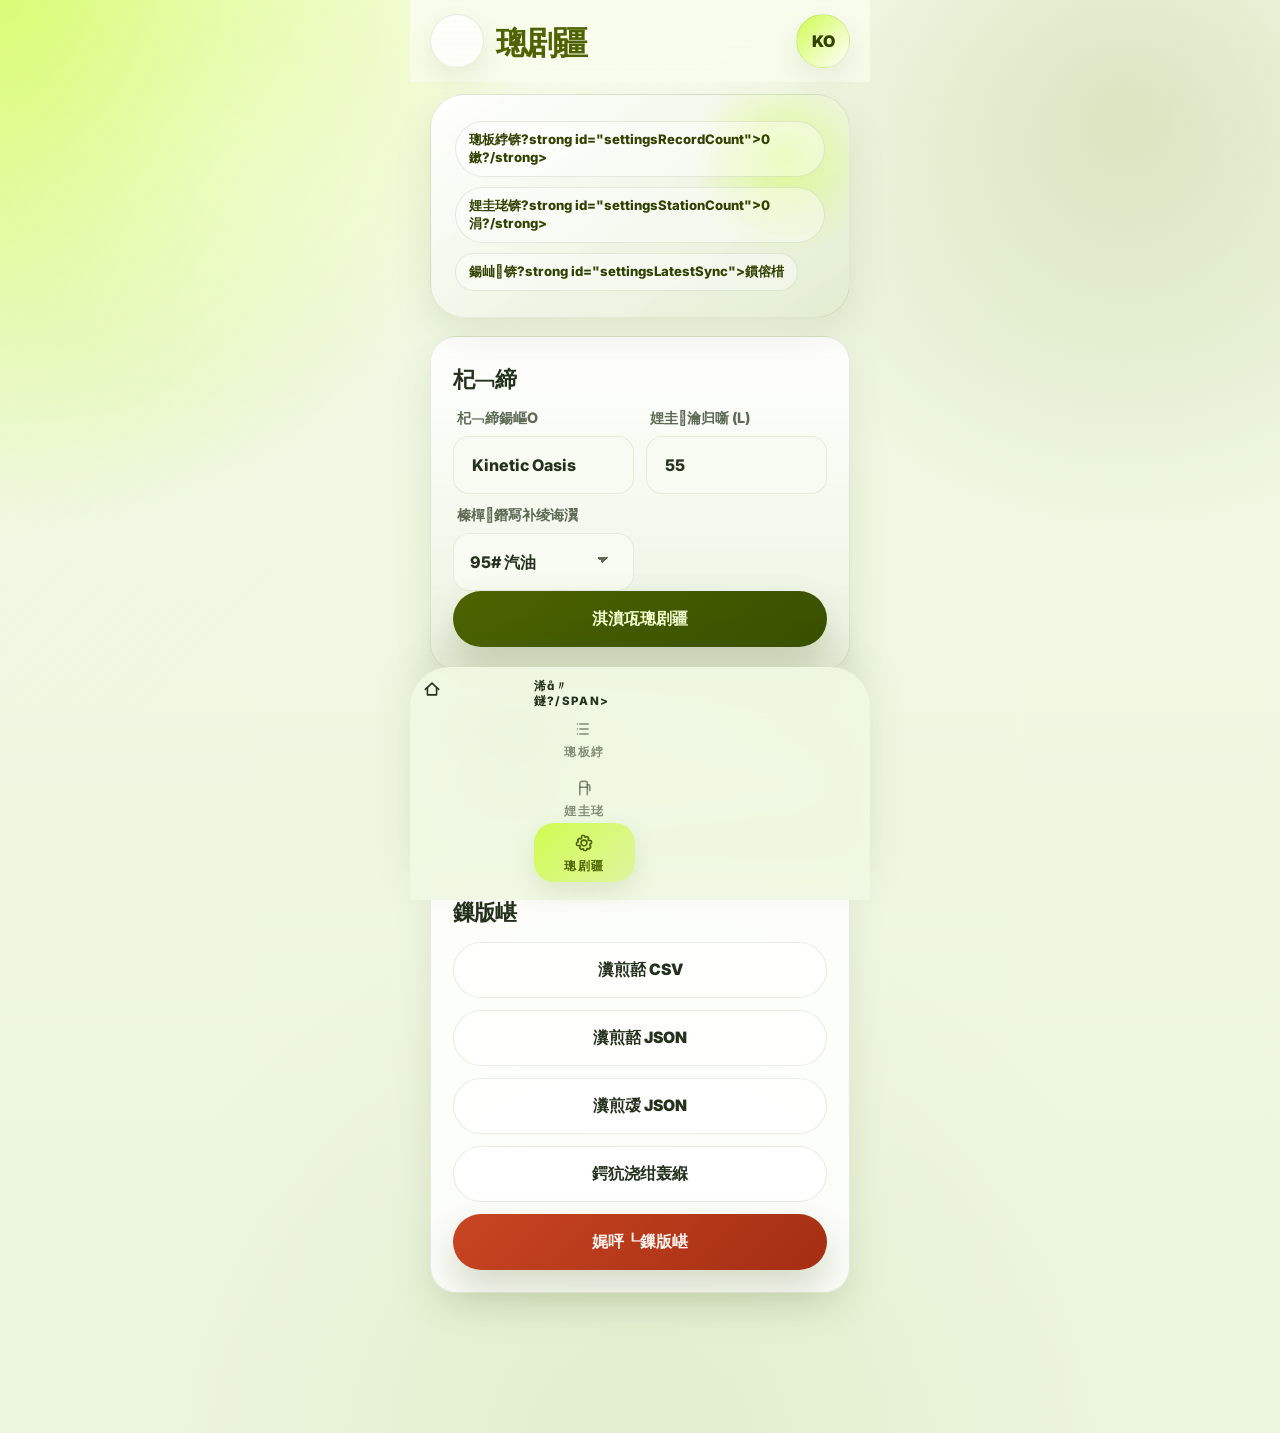
<file: settings.html>
<!DOCTYPE html>
<html lang="zh-CN">
<head>
  <meta charset="utf-8">
  <meta name="viewport" content="width=device-width, initial-scale=1.0, viewport-fit=cover">
  <meta name="description" content="Kinetic Oasis 璁剧疆">
  <meta name="theme-color" content="#4d6300">
  <meta name="apple-mobile-web-app-capable" content="yes">
  <meta name="apple-mobile-web-app-status-bar-style" content="default">
  <meta name="apple-mobile-web-app-title" content="Kinetic Oasis">
  <title>Kinetic Oasis - 璁剧疆</title>
  <link rel="manifest" href="./manifest.webmanifest">
  <link rel="icon" href="./icons/icon-192.png" sizes="192x192" type="image/png">
  <link rel="apple-touch-icon" href="./icons/apple-touch-icon.png">
  <link rel="stylesheet" href="./styles.css">
</head>
<body data-page="settings" data-nav-group="settings">
  <div class="app-shell">
    <header class="topbar">
      <a class="icon-button" href="./index.html" aria-label="杩斿洖浠〃鐩?>
        <svg class="icon" viewBox="0 0 24 24" aria-hidden="true">
          <path d="M15 18 9 12l6-6"></path>
        </svg>
      </a>
      <div class="topbar-copy">
        <h1 class="page-title">璁剧疆</h1>
      </div>
      <span class="avatar-chip" aria-hidden="true">KO</span>
    </header>

    <main class="main-stack">
      <section class="hero-card hero-surface">
        <div class="hero-layout">
          <div class="hero-chip-row">
            <span class="hero-chip">璁板綍锛?strong id="settingsRecordCount">0 鏉?/strong></span>
            <span class="hero-chip">娌圭珯锛?strong id="settingsStationCount">0 涓?/strong></span>
            <span class="hero-chip">鍚屾锛?strong id="settingsLatestSync">鏆傛棤</strong></span>
          </div>
        </div>
      </section>

      <form class="panel soft" id="settingsForm">
        <div class="section-head">
          <h2>杞﹁締</h2>
        </div>
        <div class="field-grid">
          <label class="field">
            <span class="field-label">杞﹁締鍚嶇О</span>
            <div class="field-control">
              <input class="field-input" id="vehicleName" type="text" maxlength="40" placeholder="Kinetic Oasis">
            </div>
          </label>
          <label class="field">
            <span class="field-label">娌圭瀹归噺 (L)</span>
            <div class="field-control">
              <input class="field-input" id="tankCapacity" type="number" min="10" max="120" step="1" placeholder="55">
            </div>
          </label>
          <label class="field">
            <span class="field-label">榛樿鐕冩补绫诲瀷</span>
            <div class="field-control">
              <select class="field-select" id="preferredFuelType"></select>
            </div>
          </label>
        </div>
        <div class="button-row">
          <button class="button" type="submit">淇濆瓨璁剧疆</button>
        </div>
      </form>

      <section class="panel highlight">
        <div class="section-head">
          <h2>PWA 瀹夎</h2>
        </div>
        <div class="status-list">
          <div class="status-item">
            <strong id="installStatus">鐘舵€?/strong>
            <button class="button-secondary" id="installButton" type="button" hidden>瀹夎搴旂敤</button>
          </div>
        </div>
      </section>

      <section class="panel">
        <div class="section-head">
          <h2>鏁版嵁</h2>
        </div>
        <div class="button-row">
          <button class="button-secondary" id="exportCsvButton" type="button">瀵煎嚭 CSV</button>
          <button class="button-secondary" id="exportJsonButton" type="button">瀵煎嚭 JSON</button>
          <button class="button-secondary" id="importJsonButton" type="button">瀵煎叆 JSON</button>
          <button class="button-secondary" id="loadSampleButton" type="button">鍔犺浇绀轰緥</button>
          <button class="button button-danger" id="clearDataButton" type="button">娓呯┖鏁版嵁</button>
        </div>
        <input class="file-input" id="importJsonInput" type="file" accept="application/json">
      </section>

      <p class="notice-banner" id="settingsMessage" hidden></p>
      <div class="spacer-bottom"></div>
    </main>
  </div>

  <div class="bottom-nav-wrap">
    <nav class="bottom-nav" aria-label="涓诲鑸?>
      <a class="nav-item" href="./index.html" data-nav="dashboard">
        <svg class="icon nav-icon" viewBox="0 0 24 24" aria-hidden="true">
          <path d="M4 12.5 12 5l8 7.5"></path>
          <path d="M6.5 10.5V19h11v-8.5"></path>
        </svg>
        <span class="nav-label">浠〃鐩?/span>
      </a>
      <a class="nav-item" href="./logs.html" data-nav="logs">
        <svg class="icon nav-icon" viewBox="0 0 24 24" aria-hidden="true">
          <path d="M7 6h10"></path>
          <path d="M7 12h10"></path>
          <path d="M7 18h10"></path>
          <path d="M4 6h.01"></path>
          <path d="M4 12h.01"></path>
          <path d="M4 18h.01"></path>
        </svg>
        <span class="nav-label">璁板綍</span>
      </a>
      <a class="nav-item" href="./stations.html" data-nav="stations">
        <svg class="icon nav-icon" viewBox="0 0 24 24" aria-hidden="true">
          <path d="M7 20V6.5A2.5 2.5 0 0 1 9.5 4h4A2.5 2.5 0 0 1 16 6.5V20"></path>
          <path d="M7 11h9"></path>
          <path d="M16 8h2l1 2v5"></path>
        </svg>
        <span class="nav-label">娌圭珯</span>
      </a>
      <a class="nav-item" href="./settings.html" data-nav="settings">
        <svg class="icon nav-icon" viewBox="0 0 24 24" aria-hidden="true">
          <path d="M12 8.5A3.5 3.5 0 1 0 12 15.5 3.5 3.5 0 1 0 12 8.5z"></path>
          <path d="M19.4 15a1 1 0 0 0 .2 1.1l.1.1a1 1 0 0 1 0 1.4l-1.2 1.2a1 1 0 0 1-1.4 0l-.1-.1a1 1 0 0 0-1.1-.2 1 1 0 0 0-.6.9V20a1 1 0 0 1-1 1h-1.8a1 1 0 0 1-1-1v-.1a1 1 0 0 0-.6-.9 1 1 0 0 0-1.1.2l-.1.1a1 1 0 0 1-1.4 0l-1.2-1.2a1 1 0 0 1 0-1.4l.1-.1a1 1 0 0 0 .2-1.1 1 1 0 0 0-.9-.6H4a1 1 0 0 1-1-1v-1.8a1 1 0 0 1 1-1h.1a1 1 0 0 0 .9-.6 1 1 0 0 0-.2-1.1l-.1-.1a1 1 0 0 1 0-1.4l1.2-1.2a1 1 0 0 1 1.4 0l.1.1a1 1 0 0 0 1.1.2 1 1 0 0 0 .6-.9V4a1 1 0 0 1 1-1h1.8a1 1 0 0 1 1 1v.1a1 1 0 0 0 .6.9 1 1 0 0 0 1.1-.2l.1-.1a1 1 0 0 1 1.4 0l1.2 1.2a1 1 0 0 1 0 1.4l-.1.1a1 1 0 0 0-.2 1.1 1 1 0 0 0 .9.6H20a1 1 0 0 1 1 1v1.8a1 1 0 0 1-1 1h-.1a1 1 0 0 0-.9.6z"></path>
        </svg>
        <span class="nav-label">璁剧疆</span>
      </a>
    </nav>
  </div>

  <script src="./app-clean.js"></script>
</body>
</html>
</file>
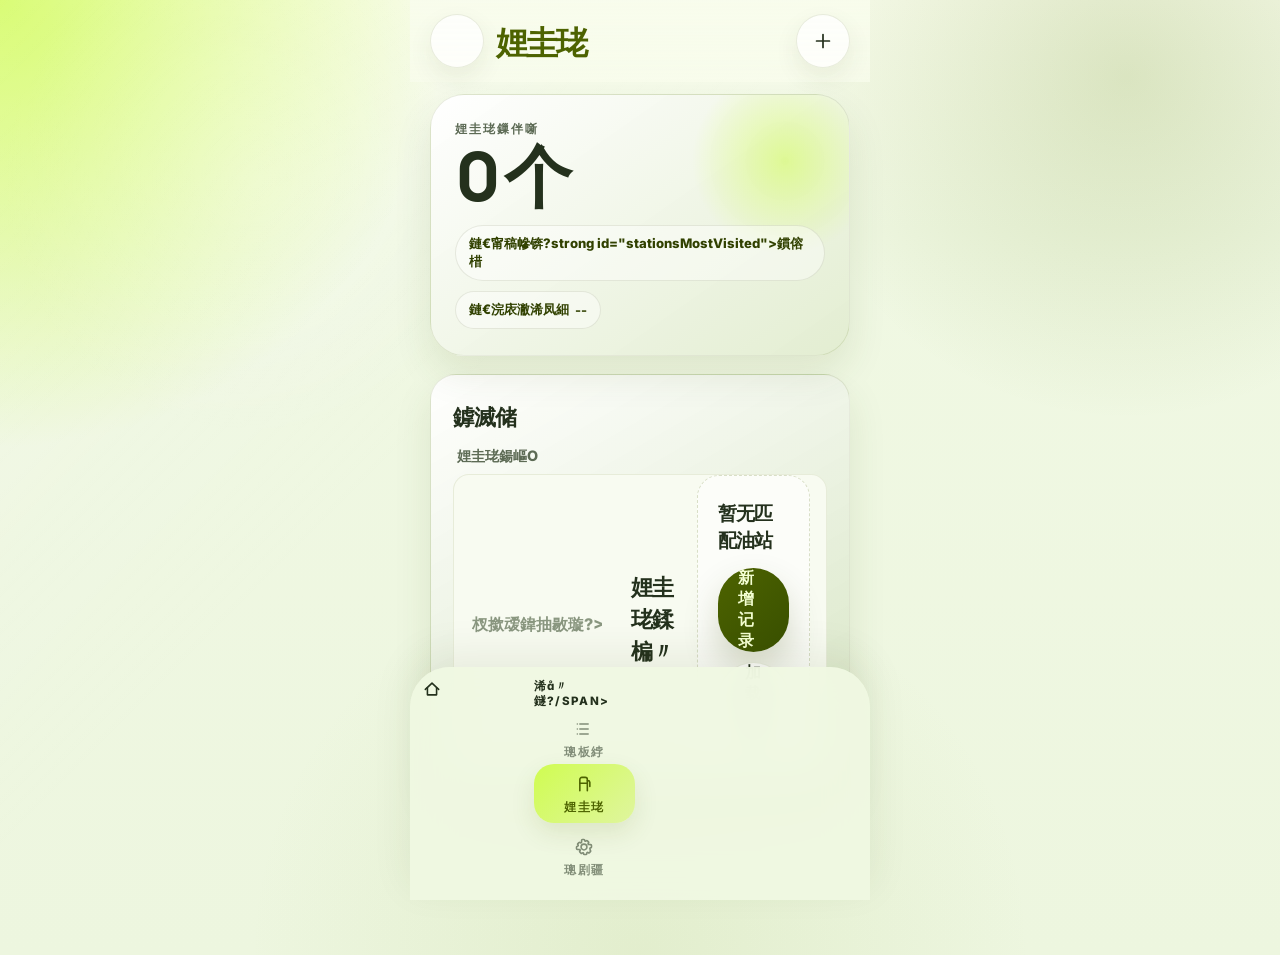
<file: stations.html>
<!DOCTYPE html>
<html lang="zh-CN">
<head>
  <meta charset="utf-8">
  <meta name="viewport" content="width=device-width, initial-scale=1.0, viewport-fit=cover">
  <meta name="description" content="Kinetic Oasis 娌圭珯鍒楄〃">
  <meta name="theme-color" content="#4d6300">
  <meta name="apple-mobile-web-app-capable" content="yes">
  <meta name="apple-mobile-web-app-status-bar-style" content="default">
  <meta name="apple-mobile-web-app-title" content="Kinetic Oasis">
  <title>Kinetic Oasis - 娌圭珯</title>
  <link rel="manifest" href="./manifest.webmanifest">
  <link rel="icon" href="./icons/icon-192.png" sizes="192x192" type="image/png">
  <link rel="apple-touch-icon" href="./icons/apple-touch-icon.png">
  <link rel="stylesheet" href="./styles.css">
</head>
<body data-page="stations" data-nav-group="stations">
  <div class="app-shell">
    <header class="topbar">
      <a class="icon-button" href="./index.html" aria-label="杩斿洖浠〃鐩?>
        <svg class="icon" viewBox="0 0 24 24" aria-hidden="true">
          <path d="M15 18 9 12l6-6"></path>
        </svg>
      </a>
      <div class="topbar-copy">
        <h1 class="page-title">娌圭珯</h1>
      </div>
      <a class="icon-button" href="./add.html" aria-label="鏂板璁板綍">
        <svg class="icon" viewBox="0 0 24 24" aria-hidden="true">
          <path d="M12 5v14"></path>
          <path d="M5 12h14"></path>
        </svg>
      </a>
    </header>

    <main class="main-stack">
      <section class="hero-card hero-surface">
        <div class="hero-layout">
          <div>
            <p class="hero-kicker">娌圭珯鏁伴噺</p>
            <div class="hero-row">
              <h2 class="hero-heading" id="stationsUniqueCount">0 涓?/h2>
            </div>
          </div>
          <div class="hero-chip-row">
            <span class="hero-chip">鏈€甯稿幓锛?strong id="stationsMostVisited">鏆傛棤</strong></span>
            <span class="hero-chip">鏈€浣庡潎浠凤細<strong id="stationsBestPrice">--</strong></span>
          </div>
        </div>
      </section>

      <section class="panel highlight">
        <div class="section-head">
          <h2>鎼滅储</h2>
        </div>
        <label class="field">
          <span class="field-label">娌圭珯鍚嶇О</span>
          <div class="field-control">
            <input class="field-input" id="stationSearch" type="search" placeholder="杈撳叆鍏抽敭璇?>
          </div>
        </label>
      </section>

      <section class="panel">
        <div class="section-head">
          <h2>娌圭珯鍒楄〃</h2>
        </div>
        <div class="station-list" id="stationsList"></div>
      </section>
      <div class="spacer-bottom"></div>
    </main>
  </div>

  <div class="bottom-nav-wrap">
    <nav class="bottom-nav" aria-label="涓诲鑸?>
      <a class="nav-item" href="./index.html" data-nav="dashboard">
        <svg class="icon nav-icon" viewBox="0 0 24 24" aria-hidden="true">
          <path d="M4 12.5 12 5l8 7.5"></path>
          <path d="M6.5 10.5V19h11v-8.5"></path>
        </svg>
        <span class="nav-label">浠〃鐩?/span>
      </a>
      <a class="nav-item" href="./logs.html" data-nav="logs">
        <svg class="icon nav-icon" viewBox="0 0 24 24" aria-hidden="true">
          <path d="M7 6h10"></path>
          <path d="M7 12h10"></path>
          <path d="M7 18h10"></path>
          <path d="M4 6h.01"></path>
          <path d="M4 12h.01"></path>
          <path d="M4 18h.01"></path>
        </svg>
        <span class="nav-label">璁板綍</span>
      </a>
      <a class="nav-item" href="./stations.html" data-nav="stations">
        <svg class="icon nav-icon" viewBox="0 0 24 24" aria-hidden="true">
          <path d="M7 20V6.5A2.5 2.5 0 0 1 9.5 4h4A2.5 2.5 0 0 1 16 6.5V20"></path>
          <path d="M7 11h9"></path>
          <path d="M16 8h2l1 2v5"></path>
        </svg>
        <span class="nav-label">娌圭珯</span>
      </a>
      <a class="nav-item" href="./settings.html" data-nav="settings">
        <svg class="icon nav-icon" viewBox="0 0 24 24" aria-hidden="true">
          <path d="M12 8.5A3.5 3.5 0 1 0 12 15.5 3.5 3.5 0 1 0 12 8.5z"></path>
          <path d="M19.4 15a1 1 0 0 0 .2 1.1l.1.1a1 1 0 0 1 0 1.4l-1.2 1.2a1 1 0 0 1-1.4 0l-.1-.1a1 1 0 0 0-1.1-.2 1 1 0 0 0-.6.9V20a1 1 0 0 1-1 1h-1.8a1 1 0 0 1-1-1v-.1a1 1 0 0 0-.6-.9 1 1 0 0 0-1.1.2l-.1.1a1 1 0 0 1-1.4 0l-1.2-1.2a1 1 0 0 1 0-1.4l.1-.1a1 1 0 0 0 .2-1.1 1 1 0 0 0-.9-.6H4a1 1 0 0 1-1-1v-1.8a1 1 0 0 1 1-1h.1a1 1 0 0 0 .9-.6 1 1 0 0 0-.2-1.1l-.1-.1a1 1 0 0 1 0-1.4l1.2-1.2a1 1 0 0 1 1.4 0l.1.1a1 1 0 0 0 1.1.2 1 1 0 0 0 .6-.9V4a1 1 0 0 1 1-1h1.8a1 1 0 0 1 1 1v.1a1 1 0 0 0 .6.9 1 1 0 0 0 1.1-.2l.1-.1a1 1 0 0 1 1.4 0l1.2 1.2a1 1 0 0 1 0 1.4l-.1.1a1 1 0 0 0-.2 1.1 1 1 0 0 0 .9.6H20a1 1 0 0 1 1 1v1.8a1 1 0 0 1-1 1h-.1a1 1 0 0 0-.9.6z"></path>
        </svg>
        <span class="nav-label">璁剧疆</span>
      </a>
    </nav>
  </div>

  <script src="./app-clean.js"></script>
</body>
</html>
</file>
<file: styles.css>
@import url("https://fonts.googleapis.com/css2?family=Inter:wght@400;500;600;700;800&family=Manrope:wght@700;800&display=swap");

:root {
  --bg: #eff7df;
  --bg-strong: #dce9bf;
  --surface: rgba(255, 255, 255, 0.84);
  --surface-strong: #f8fbf1;
  --surface-soft: #e5efda;
  --surface-tint: #cfddbd;
  --line: rgba(77, 99, 0, 0.12);
  --line-strong: rgba(77, 99, 0, 0.2);
  --text: #24311d;
  --text-soft: #5d6b55;
  --primary: #4d6300;
  --primary-strong: #395000;
  --primary-bright: #cefc4a;
  --primary-ink: #314100;
  --warning: #8f5b00;
  --danger: #aa2c10;
  --success: #3d5a00;
  --shadow-lg: 0 32px 80px rgba(63, 83, 0, 0.12);
  --shadow-md: 0 18px 38px rgba(63, 83, 0, 0.1);
  --radius-2xl: 34px;
  --radius-xl: 26px;
  --radius-lg: 22px;
  --radius-md: 16px;
  --radius-sm: 12px;
  --font-display: "Manrope", "PingFang SC", "Microsoft YaHei", sans-serif;
  --font-body: "Inter", "PingFang SC", "Microsoft YaHei", sans-serif;
}

* {
  box-sizing: border-box;
}

html {
  color-scheme: light;
}

body {
  margin: 0;
  min-height: 100vh;
  font-family: var(--font-body);
  color: var(--text);
  background:
    radial-gradient(circle at top left, rgba(206, 252, 74, 0.88), transparent 28%),
    radial-gradient(circle at 88% 8%, rgba(94, 128, 10, 0.18), transparent 24%),
    radial-gradient(circle at 50% 100%, rgba(161, 188, 97, 0.14), transparent 34%),
    linear-gradient(180deg, #f8fcec 0%, #f0f8e3 24%, #edf6df 100%);
  -webkit-tap-highlight-color: transparent;
}

body::before {
  content: "";
  position: fixed;
  inset: 0;
  pointer-events: none;
  background:
    linear-gradient(135deg, rgba(255, 255, 255, 0.18), transparent 40%),
    radial-gradient(circle at 20% 20%, rgba(255, 255, 255, 0.26), transparent 20%);
  opacity: 0.9;
}

a,
button,
input,
select,
textarea {
  font: inherit;
}

a {
  color: inherit;
  text-decoration: none;
}

button {
  border: 0;
  cursor: pointer;
  background: none;
  color: inherit;
}

input,
select,
textarea {
  width: 100%;
  color: var(--text);
}

input,
select,
textarea {
  appearance: none;
  border: 0;
  background: transparent;
}

input:focus,
select:focus,
textarea:focus {
  outline: none;
}

textarea {
  resize: vertical;
}

img {
  display: block;
  max-width: 100%;
}

svg {
  display: block;
}

[hidden] {
  display: none !important;
}

:focus-visible {
  outline: 3px solid rgba(206, 252, 74, 0.95);
  outline-offset: 3px;
}

.app-shell {
  position: relative;
  z-index: 1;
  width: min(100%, 460px);
  margin: 0 auto;
  padding: calc(94px + env(safe-area-inset-top)) 16px calc(132px + env(safe-area-inset-bottom));
}

.main-stack {
  display: grid;
  gap: 18px;
}

.topbar {
  position: fixed;
  top: 0;
  left: 50%;
  z-index: 40;
  display: grid;
  grid-template-columns: 54px 1fr 54px;
  align-items: center;
  gap: 12px;
  width: min(100%, 460px);
  padding: calc(14px + env(safe-area-inset-top)) 16px 14px;
  transform: translateX(-50%);
  background: linear-gradient(180deg, rgba(248, 252, 236, 0.96), rgba(248, 252, 236, 0.74));
  backdrop-filter: blur(18px);
}

.topbar-copy,
.brand-copy {
  min-width: 0;
}

.topbar-brand {
  display: flex;
  align-items: center;
  gap: 12px;
  min-width: 0;
}

.topbar-brand-centered {
  justify-content: center;
}

.eyebrow {
  margin: 0;
  color: var(--text-soft);
  font-size: 0.72rem;
  font-weight: 800;
  letter-spacing: 0.18em;
  text-transform: uppercase;
}

.page-title,
.brand-title {
  margin: 3px 0 0;
  font-family: var(--font-display);
  font-size: clamp(1.5rem, 5vw, 2rem);
  font-weight: 900;
  letter-spacing: -0.06em;
  color: var(--primary);
}

.brand-title {
  line-height: 1.02;
}

.topbar-copy .page-subtitle,
.brand-copy .page-subtitle {
  margin: 6px 0 0;
  color: var(--text-soft);
  font-size: 0.88rem;
}

.icon-button,
.icon-button-primary,
.avatar-chip,
.brand-mark,
.brand-mark-static {
  display: inline-flex;
  align-items: center;
  justify-content: center;
  width: 54px;
  height: 54px;
  border-radius: 999px;
  border: 1px solid var(--line);
  background: rgba(255, 255, 255, 0.74);
  box-shadow: 0 10px 24px rgba(53, 69, 0, 0.08);
  transition: transform 140ms ease, box-shadow 140ms ease, border-color 140ms ease;
}

.brand-mark,
.brand-mark-static {
  font-family: var(--font-display);
  font-size: 1rem;
  font-weight: 900;
  letter-spacing: -0.05em;
  color: var(--primary-ink);
  background: linear-gradient(135deg, rgba(206, 252, 74, 0.96), rgba(255, 255, 255, 0.9));
}

.icon-button-primary {
  color: var(--primary-ink);
  background: linear-gradient(135deg, rgba(206, 252, 74, 0.96), rgba(237, 248, 193, 0.92));
}

.icon-button:hover,
.icon-button-primary:hover,
.avatar-chip:hover,
.brand-mark:hover,
.button:hover,
.button-secondary:hover,
.button-ghost:hover,
.fab:hover,
.nav-item:hover,
.action-tile:hover,
.chip-button:hover,
.record-card:hover,
.station-card:hover,
.insight-card:hover {
  transform: translateY(-1px);
}

.icon-button:active,
.icon-button-primary:active,
.avatar-chip:active,
.brand-mark:active,
.button:active,
.button-secondary:active,
.button-ghost:active,
.fab:active,
.nav-item:active,
.action-tile:active,
.chip-button:active,
.record-card:active,
.station-card:active,
.insight-card:active {
  transform: scale(0.985);
}

.icon {
  width: 22px;
  height: 22px;
  stroke: currentColor;
  fill: none;
  stroke-width: 1.9;
  stroke-linecap: round;
  stroke-linejoin: round;
}

.avatar-chip {
  font-weight: 900;
  color: var(--primary-ink);
  background:
    linear-gradient(135deg, rgba(206, 252, 74, 0.96), rgba(255, 255, 255, 0.9)),
    rgba(255, 255, 255, 0.82);
}

.panel,
.hero-card,
.record-card,
.station-card,
.insight-card,
.metric-card,
.summary-strip {
  border: 1px solid var(--line);
  background: var(--surface);
  box-shadow: var(--shadow-md);
}

.hero-card {
  position: relative;
  overflow: hidden;
  padding: 26px 24px;
  border-radius: var(--radius-2xl);
}

.hero-card::after {
  content: "";
  position: absolute;
  right: -30px;
  top: -28px;
  width: 188px;
  height: 188px;
  border-radius: 999px;
  background: radial-gradient(circle, rgba(206, 252, 74, 0.52), transparent 70%);
  pointer-events: none;
}

.hero-card.hero-primary {
  color: var(--primary-ink);
  background:
    linear-gradient(160deg, rgba(206, 252, 74, 0.92), rgba(226, 239, 197, 0.96)),
    var(--surface);
}

.hero-card.hero-surface {
  background:
    linear-gradient(145deg, rgba(255, 255, 255, 0.86), rgba(223, 235, 203, 0.88)),
    var(--surface);
}

.hero-layout {
  position: relative;
  z-index: 1;
  display: grid;
  gap: 18px;
}

.hero-layout-split {
  grid-template-columns: minmax(0, 1.3fr) minmax(0, 0.9fr);
  align-items: end;
}

.hero-side-stack {
  display: grid;
  gap: 12px;
}

.hero-mini-panel {
  display: grid;
  gap: 6px;
  padding: 16px;
  border-radius: 24px;
  border: 1px solid rgba(49, 65, 0, 0.1);
  background: rgba(255, 255, 255, 0.42);
  box-shadow: inset 0 1px 0 rgba(255, 255, 255, 0.24);
}

.hero-mini-panel strong {
  font-family: var(--font-display);
  font-size: 1.08rem;
  font-weight: 800;
  letter-spacing: -0.03em;
}

.hero-mini-panel span {
  color: rgba(49, 65, 0, 0.74);
  font-size: 0.84rem;
  line-height: 1.5;
}

.hero-kicker,
.mini-label,
.metric-label,
.chart-title,
.section-title {
  margin: 0;
  color: var(--text-soft);
  font-size: 0.76rem;
  font-weight: 800;
  letter-spacing: 0.16em;
  text-transform: uppercase;
}

.hero-heading {
  margin: 6px 0 0;
  font-family: var(--font-display);
  font-size: clamp(2.4rem, 9vw, 4.25rem);
  line-height: 0.92;
  font-weight: 900;
  letter-spacing: -0.08em;
}

.hero-heading-money {
  font-size: clamp(2.2rem, 11vw, 3.9rem);
}

.hero-row {
  display: flex;
  align-items: flex-end;
  gap: 10px;
  flex-wrap: wrap;
}

.hero-unit {
  padding-bottom: 10px;
  color: rgba(49, 65, 0, 0.74);
  font-size: 1rem;
  font-weight: 900;
  letter-spacing: 0.08em;
  text-transform: uppercase;
}

.hero-copy {
  margin: 0;
  width: min(100%, 28rem);
  color: rgba(49, 65, 0, 0.74);
  line-height: 1.65;
}

.hero-chip-row,
.inline-actions,
.chip-group,
.tag-row,
.quick-grid {
  display: flex;
  flex-wrap: wrap;
  gap: 10px;
}

.hero-chip,
.pill,
.tag,
.status-badge {
  display: inline-flex;
  align-items: center;
  gap: 6px;
  padding: 9px 13px;
  border-radius: 999px;
  border: 1px solid rgba(49, 65, 0, 0.1);
  background: rgba(255, 255, 255, 0.42);
  color: var(--primary-ink);
  font-size: 0.82rem;
  font-weight: 800;
}

.hero-chip-strong {
  justify-self: start;
  min-height: 44px;
  padding: 12px 16px;
  background: rgba(49, 65, 0, 0.1);
  color: var(--primary-ink);
}

.quick-grid {
  display: grid;
  grid-template-columns: repeat(3, minmax(0, 1fr));
}

.action-tile {
  display: grid;
  gap: 8px;
  min-height: 106px;
  padding: 16px 14px;
  border-radius: var(--radius-lg);
  border: 1px solid var(--line);
  background: rgba(255, 255, 255, 0.62);
  box-shadow: 0 12px 28px rgba(59, 75, 0, 0.07);
  transition: transform 140ms ease, box-shadow 140ms ease;
}

.action-tile strong {
  font-size: 1rem;
  line-height: 1.3;
}

.action-tile span {
  color: var(--text-soft);
  font-size: 0.82rem;
  line-height: 1.45;
}

.section-head {
  display: flex;
  align-items: flex-end;
  justify-content: space-between;
  gap: 12px;
  margin-bottom: 14px;
}

.section-head h2,
.section-head h3 {
  margin: 4px 0 0;
  font-family: var(--font-display);
  font-size: 1.4rem;
  font-weight: 900;
  letter-spacing: -0.05em;
}

.section-copy {
  margin: 5px 0 0;
  color: var(--text-soft);
  font-size: 0.92rem;
  line-height: 1.55;
}

.text-link {
  color: var(--primary);
  font-size: 0.92rem;
  font-weight: 900;
}

.panel {
  padding: 22px;
  border-radius: var(--radius-xl);
}

.panel.soft {
  background:
    linear-gradient(180deg, rgba(255, 255, 255, 0.8), rgba(233, 242, 220, 0.9)),
    var(--surface);
}

.panel.highlight {
  background:
    linear-gradient(150deg, rgba(255, 255, 255, 0.8), rgba(210, 226, 188, 0.9)),
    var(--surface);
}

.metric-grid {
  display: grid;
  grid-template-columns: repeat(2, minmax(0, 1fr));
  gap: 12px;
  grid-auto-flow: dense;
}

.metric-card {
  display: grid;
  gap: 8px;
  padding: 18px;
  border-radius: var(--radius-lg);
}

.metric-card-accent {
  background:
    linear-gradient(160deg, rgba(206, 252, 74, 0.92), rgba(226, 239, 197, 0.92)),
    var(--surface);
  color: var(--primary-ink);
}

.metric-card-accent .metric-label,
.metric-card-accent .metric-note {
  color: rgba(49, 65, 0, 0.72);
}

.metric-card-wide {
  grid-column: span 2;
}

.hero-bento-grid {
  display: grid;
  grid-template-columns: repeat(2, minmax(0, 1fr));
  gap: 12px;
}

.metric-value {
  margin: 0;
  font-family: var(--font-display);
  font-size: clamp(1.45rem, 5vw, 2rem);
  font-weight: 900;
  letter-spacing: -0.05em;
}

.metric-note {
  color: var(--text-soft);
  font-size: 0.84rem;
  line-height: 1.45;
}

.summary-strip {
  display: grid;
  gap: 12px;
  padding: 18px;
  border-radius: var(--radius-lg);
}

.summary-grid {
  display: grid;
  grid-template-columns: repeat(3, minmax(0, 1fr));
  gap: 12px;
}

.summary-grid-two {
  grid-template-columns: repeat(2, minmax(0, 1fr));
}

.summary-item {
  display: grid;
  gap: 5px;
}

.summary-value {
  font-size: 1.12rem;
  font-weight: 900;
  letter-spacing: -0.03em;
}

.record-list,
.insight-list,
.station-list,
.stack-list {
  display: grid;
  gap: 12px;
}

.record-card,
.station-card,
.insight-card {
  padding: 18px;
  border-radius: var(--radius-lg);
  transition: transform 140ms ease, box-shadow 140ms ease;
}

.record-card.compact {
  padding: 16px;
  box-shadow: 0 14px 30px rgba(63, 83, 0, 0.08);
}

.record-card.compact .record-grid {
  margin-top: 12px;
}

.record-card.compact .record-grid-item {
  padding: 10px 12px;
}

.record-top,
.station-head,
.insight-head {
  display: flex;
  align-items: flex-start;
  justify-content: space-between;
  gap: 14px;
}

.record-station,
.station-name,
.insight-name {
  margin: 0;
  font-size: 1.06rem;
  font-weight: 900;
  line-height: 1.35;
}

.record-meta,
.station-meta,
.muted,
.field-help,
.chart-caption,
.empty-copy {
  color: var(--text-soft);
  font-size: 0.9rem;
  line-height: 1.55;
}

.record-amount {
  font-family: var(--font-display);
  font-size: 1.35rem;
  font-weight: 900;
  letter-spacing: -0.05em;
  color: var(--primary);
  white-space: nowrap;
}

.record-grid,
.station-grid {
  display: grid;
  grid-template-columns: repeat(2, minmax(0, 1fr));
  gap: 10px 12px;
  margin-top: 14px;
}

.record-grid-item,
.station-grid-item,
.meta-card {
  padding: 12px 14px;
  border-radius: var(--radius-md);
  background: rgba(220, 232, 197, 0.52);
}

.micro-label {
  display: block;
  margin-bottom: 4px;
  color: var(--text-soft);
  font-size: 0.74rem;
  font-weight: 800;
  letter-spacing: 0.08em;
  text-transform: uppercase;
}

.record-grid-item strong,
.station-grid-item strong,
.meta-card strong {
  font-weight: 900;
}

.record-actions {
  display: flex;
  align-items: center;
  justify-content: flex-end;
  gap: 12px;
  margin-top: 14px;
}

.link-button,
.button-link {
  color: var(--primary);
  font-size: 0.9rem;
  font-weight: 900;
}

.button-link.danger {
  color: var(--danger);
}

.empty-state {
  display: grid;
  gap: 14px;
  padding: 24px 20px;
  border-radius: var(--radius-lg);
  border: 1px dashed var(--line-strong);
  background: rgba(255, 255, 255, 0.55);
  text-align: left;
}

.empty-title {
  margin: 0;
  font-family: var(--font-display);
  font-size: 1.2rem;
  font-weight: 900;
  letter-spacing: -0.04em;
}

.button-row {
  display: grid;
  gap: 12px;
}

.button,
.button-secondary,
.button-ghost {
  display: inline-flex;
  align-items: center;
  justify-content: center;
  gap: 10px;
  min-height: 56px;
  padding: 0 20px;
  border-radius: 999px;
  font-size: 0.98rem;
  font-weight: 900;
  transition: transform 140ms ease, box-shadow 140ms ease, background-color 140ms ease;
}

.button {
  color: #f4ffd2;
  background: linear-gradient(135deg, var(--primary), var(--primary-strong));
  box-shadow: 0 18px 36px rgba(58, 76, 0, 0.2);
}

.button-secondary {
  border: 1px solid var(--line);
  background: rgba(255, 255, 255, 0.72);
}

.button-ghost {
  min-height: 46px;
  padding: 0 16px;
  border: 1px solid var(--line);
  background: rgba(255, 255, 255, 0.42);
}

.button-danger {
  color: #fff4ef;
  background: linear-gradient(135deg, #c84522, #a42e12);
}

.filters,
.settings-grid,
.form-stack {
  display: grid;
  gap: 14px;
}

.filters-grid,
.field-grid {
  display: grid;
  gap: 12px;
}

.entry-grid {
  grid-template-columns: repeat(2, minmax(0, 1fr));
}

.field {
  display: grid;
  gap: 8px;
}

.field-label {
  margin: 0 0 0 4px;
  color: var(--text-soft);
  font-size: 0.9rem;
  font-weight: 800;
}

.field-control {
  display: flex;
  align-items: center;
  gap: 12px;
  min-height: 58px;
  padding: 0 16px;
  border: 1px solid rgba(77, 99, 0, 0.1);
  border-radius: var(--radius-md);
  background: var(--surface-strong);
  transition: border-color 140ms ease, box-shadow 140ms ease;
}

.field-control:focus-within {
  border-color: rgba(77, 99, 0, 0.32);
  box-shadow: 0 0 0 4px rgba(206, 252, 74, 0.28);
}

.field-control.input-block {
  align-items: flex-start;
  min-height: 116px;
  padding-top: 14px;
}

.field-input,
.field-select,
.field-textarea {
  font-size: 1rem;
  font-weight: 800;
}

.field-input::placeholder,
.field-textarea::placeholder {
  color: #8a9780;
}

.field-select {
  padding-right: 20px;
  background-image:
    linear-gradient(45deg, transparent 50%, var(--text-soft) 50%),
    linear-gradient(135deg, var(--text-soft) 50%, transparent 50%);
  background-position:
    calc(100% - 14px) calc(50% - 2px),
    calc(100% - 8px) calc(50% - 2px);
  background-size: 6px 6px, 6px 6px;
  background-repeat: no-repeat;
}

.field-textarea {
  min-height: 86px;
}

.chip-group {
  display: flex;
  flex-wrap: wrap;
  gap: 10px;
}

.chip-button {
  padding: 12px 16px;
  border-radius: 999px;
  border: 1px solid var(--line);
  background: rgba(220, 232, 197, 0.6);
  color: var(--text);
  font-size: 0.9rem;
  font-weight: 900;
  transition: transform 140ms ease, border-color 140ms ease, background-color 140ms ease;
}

.chip-button.is-active {
  border-color: rgba(77, 99, 0, 0.34);
  background: var(--primary-bright);
  color: var(--primary-ink);
}

.toggle-row {
  display: flex;
  align-items: center;
  justify-content: space-between;
  gap: 12px;
  padding: 14px 16px;
  border-radius: var(--radius-md);
  border: 1px solid var(--line);
  background: var(--surface-strong);
}

.toggle-copy strong {
  display: block;
  margin-bottom: 4px;
  font-size: 0.96rem;
}

.toggle-copy span {
  color: var(--text-soft);
  font-size: 0.84rem;
}

.toggle-switch {
  position: relative;
  width: 58px;
  height: 34px;
}

.toggle-switch input {
  opacity: 0;
  width: 0;
  height: 0;
}

.toggle-slider {
  position: absolute;
  inset: 0;
  border-radius: 999px;
  background: #cfd8be;
  transition: background-color 150ms ease;
}

.toggle-slider::after {
  content: "";
  position: absolute;
  left: 4px;
  top: 4px;
  width: 26px;
  height: 26px;
  border-radius: 50%;
  background: #fff;
  box-shadow: 0 8px 18px rgba(55, 69, 0, 0.16);
  transition: transform 150ms ease;
}

.toggle-switch input:checked + .toggle-slider {
  background: linear-gradient(135deg, #9fc820, var(--primary));
}

.toggle-switch input:checked + .toggle-slider::after {
  transform: translateX(24px);
}

.notice-banner,
.form-message {
  margin: 0;
  padding: 13px 15px;
  border-radius: var(--radius-md);
  border: 1px solid rgba(77, 99, 0, 0.12);
  background: rgba(255, 255, 255, 0.72);
  color: var(--text-soft);
  line-height: 1.55;
}

.notice-banner.success,
.form-message.success {
  color: var(--success);
  border-color: rgba(61, 90, 0, 0.16);
  background: rgba(225, 240, 197, 0.72);
}

.notice-banner.error,
.form-message.error {
  color: var(--danger);
  border-color: rgba(170, 44, 16, 0.16);
  background: rgba(255, 239, 235, 0.86);
}

.chart-wrap {
  display: grid;
  gap: 12px;
}

.chart-frame {
  padding: 18px 16px 12px;
  border-radius: var(--radius-lg);
  border: 1px solid var(--line);
  background:
    linear-gradient(180deg, rgba(255, 255, 255, 0.84), rgba(232, 241, 219, 0.82)),
    var(--surface);
}

.chart-panel .chart-frame {
  min-height: 258px;
}

.chart-grid {
  display: grid;
  grid-template-columns: repeat(auto-fit, minmax(42px, 1fr));
  gap: 10px;
  align-items: end;
  min-height: 220px;
}

.chart-column {
  display: grid;
  gap: 8px;
  justify-items: center;
}

.chart-track {
  position: relative;
  width: 100%;
  min-height: 136px;
  display: flex;
  align-items: flex-end;
  justify-content: center;
  padding: 8px 0 0;
  border-radius: 999px;
  background: rgba(219, 230, 201, 0.68);
  overflow: hidden;
}

.chart-bar {
  width: 100%;
  max-width: 26px;
  min-height: 12px;
  border-radius: 999px 999px 8px 8px;
  background: linear-gradient(180deg, #739400, var(--primary));
  box-shadow: 0 0 0 1px rgba(255, 255, 255, 0.24) inset;
}

.chart-bar.is-accent {
  background: linear-gradient(180deg, #d4ff62, #83ad00);
}

.chart-label {
  font-size: 0.76rem;
  font-weight: 800;
  color: var(--text-soft);
  text-align: center;
}

.chart-value {
  font-size: 0.76rem;
  font-weight: 900;
  color: var(--primary);
  text-align: center;
}

.insight-card {
  display: grid;
  gap: 10px;
}

.insight-body {
  display: flex;
  align-items: baseline;
  justify-content: space-between;
  gap: 12px;
  flex-wrap: wrap;
}

.insight-value {
  font-size: 1.16rem;
  font-weight: 900;
  color: var(--primary);
  letter-spacing: -0.03em;
}

.visit-list {
  display: grid;
  gap: 10px;
  margin-top: 14px;
}

.visit-item {
  display: flex;
  align-items: center;
  justify-content: space-between;
  gap: 12px;
  padding: 12px 14px;
  border-radius: var(--radius-md);
  background: rgba(255, 255, 255, 0.6);
  border: 1px solid rgba(77, 99, 0, 0.06);
}

.status-list {
  display: grid;
  gap: 12px;
}

.status-item {
  display: flex;
  align-items: center;
  justify-content: space-between;
  gap: 12px;
  padding: 14px 16px;
  border-radius: var(--radius-md);
  border: 1px solid var(--line);
  background: rgba(255, 255, 255, 0.6);
}

.status-item strong {
  display: block;
  margin-bottom: 4px;
  font-size: 0.96rem;
}

.status-item span:last-child {
  color: var(--primary);
  font-weight: 900;
  text-align: right;
}

.bottom-nav-wrap {
  position: fixed;
  left: 0;
  right: 0;
  bottom: 0;
  z-index: 40;
  display: flex;
  justify-content: center;
  pointer-events: none;
}

.bottom-nav {
  pointer-events: auto;
  width: min(100%, 460px);
  margin: 0 auto;
  padding: 12px 12px calc(14px + env(safe-area-inset-bottom));
  display: grid;
  grid-template-columns: repeat(4, minmax(0, 1fr));
  gap: 10px;
  border-radius: 40px 40px 0 0;
  background: rgba(240, 248, 226, 0.94);
  backdrop-filter: blur(20px);
  box-shadow: 0 -14px 40px rgba(50, 63, 0, 0.08);
}

.nav-item {
  display: grid;
  justify-items: center;
  gap: 6px;
  padding: 10px 8px 8px;
  border-radius: 20px;
  color: rgba(36, 49, 29, 0.54);
  transition: transform 140ms ease, color 140ms ease, background-color 140ms ease;
}

.nav-item.is-active,
.nav-item[aria-current="page"] {
  color: var(--primary);
  background: linear-gradient(135deg, rgba(206, 252, 74, 0.96), rgba(222, 245, 153, 0.92));
  box-shadow: 0 10px 24px rgba(80, 107, 5, 0.12);
  transform: translateY(-4px);
}

.nav-icon {
  width: 20px;
  height: 20px;
}

.nav-label {
  font-size: 0.72rem;
  font-weight: 800;
  letter-spacing: 0.12em;
  text-transform: uppercase;
}

.fab {
  position: fixed;
  right: max(18px, calc((100vw - 460px) / 2 + 18px));
  bottom: calc(100px + env(safe-area-inset-bottom));
  z-index: 45;
  display: inline-flex;
  align-items: center;
  justify-content: center;
  width: 68px;
  height: 68px;
  border-radius: 50%;
  color: var(--primary-ink);
  background: linear-gradient(135deg, #dbff78, var(--primary-bright));
  box-shadow: 0 22px 44px rgba(61, 84, 0, 0.2);
}

.fab .icon {
  width: 24px;
  height: 24px;
}

.file-input {
  display: none;
}

.spacer-bottom {
  height: 8px;
}

@media (min-width: 640px) {
  .app-shell {
    padding-left: 20px;
    padding-right: 20px;
  }

  .topbar {
    padding-left: 20px;
    padding-right: 20px;
  }

  .filters-grid,
  .field-grid {
    grid-template-columns: repeat(2, minmax(0, 1fr));
  }
}

@media (max-width: 480px) {
  .app-shell {
    padding-left: 14px;
    padding-right: 14px;
  }

  .topbar {
    width: 100%;
    grid-template-columns: 50px 1fr 50px;
    padding-left: 14px;
    padding-right: 14px;
  }

  .icon-button,
  .icon-button-primary,
  .brand-mark,
  .brand-mark-static,
  .avatar-chip {
    width: 50px;
    height: 50px;
  }

  .hero-card,
  .panel,
  .record-card,
  .station-card,
  .insight-card {
    padding-left: 18px;
    padding-right: 18px;
  }

  .hero-layout-split,
  .hero-bento-grid,
  .entry-grid,
  .summary-grid-two {
    grid-template-columns: 1fr;
  }

  .quick-grid {
    grid-template-columns: 1fr;
  }

  .metric-card-wide {
    grid-column: auto;
  }

  .summary-grid {
    grid-template-columns: 1fr;
  }

  .bottom-nav {
    gap: 8px;
    padding-left: 10px;
    padding-right: 10px;
  }
}
</file>
